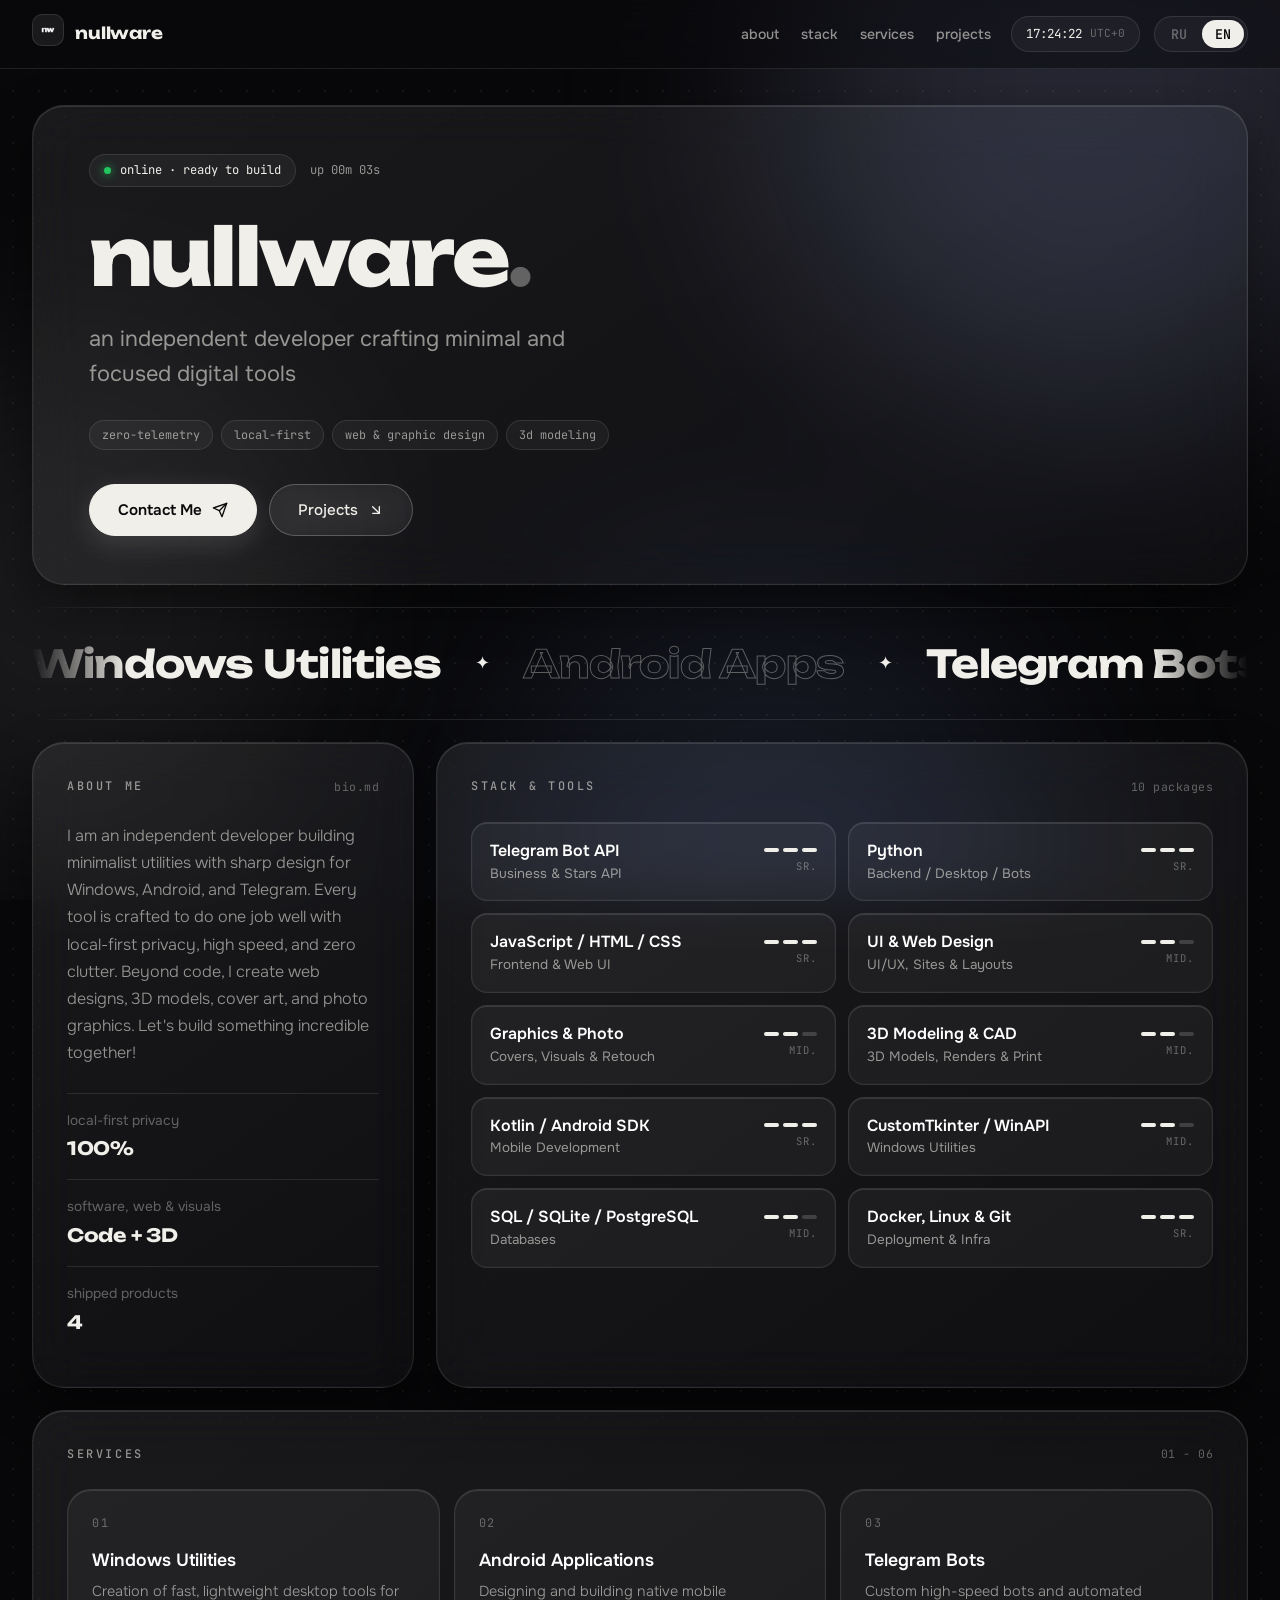
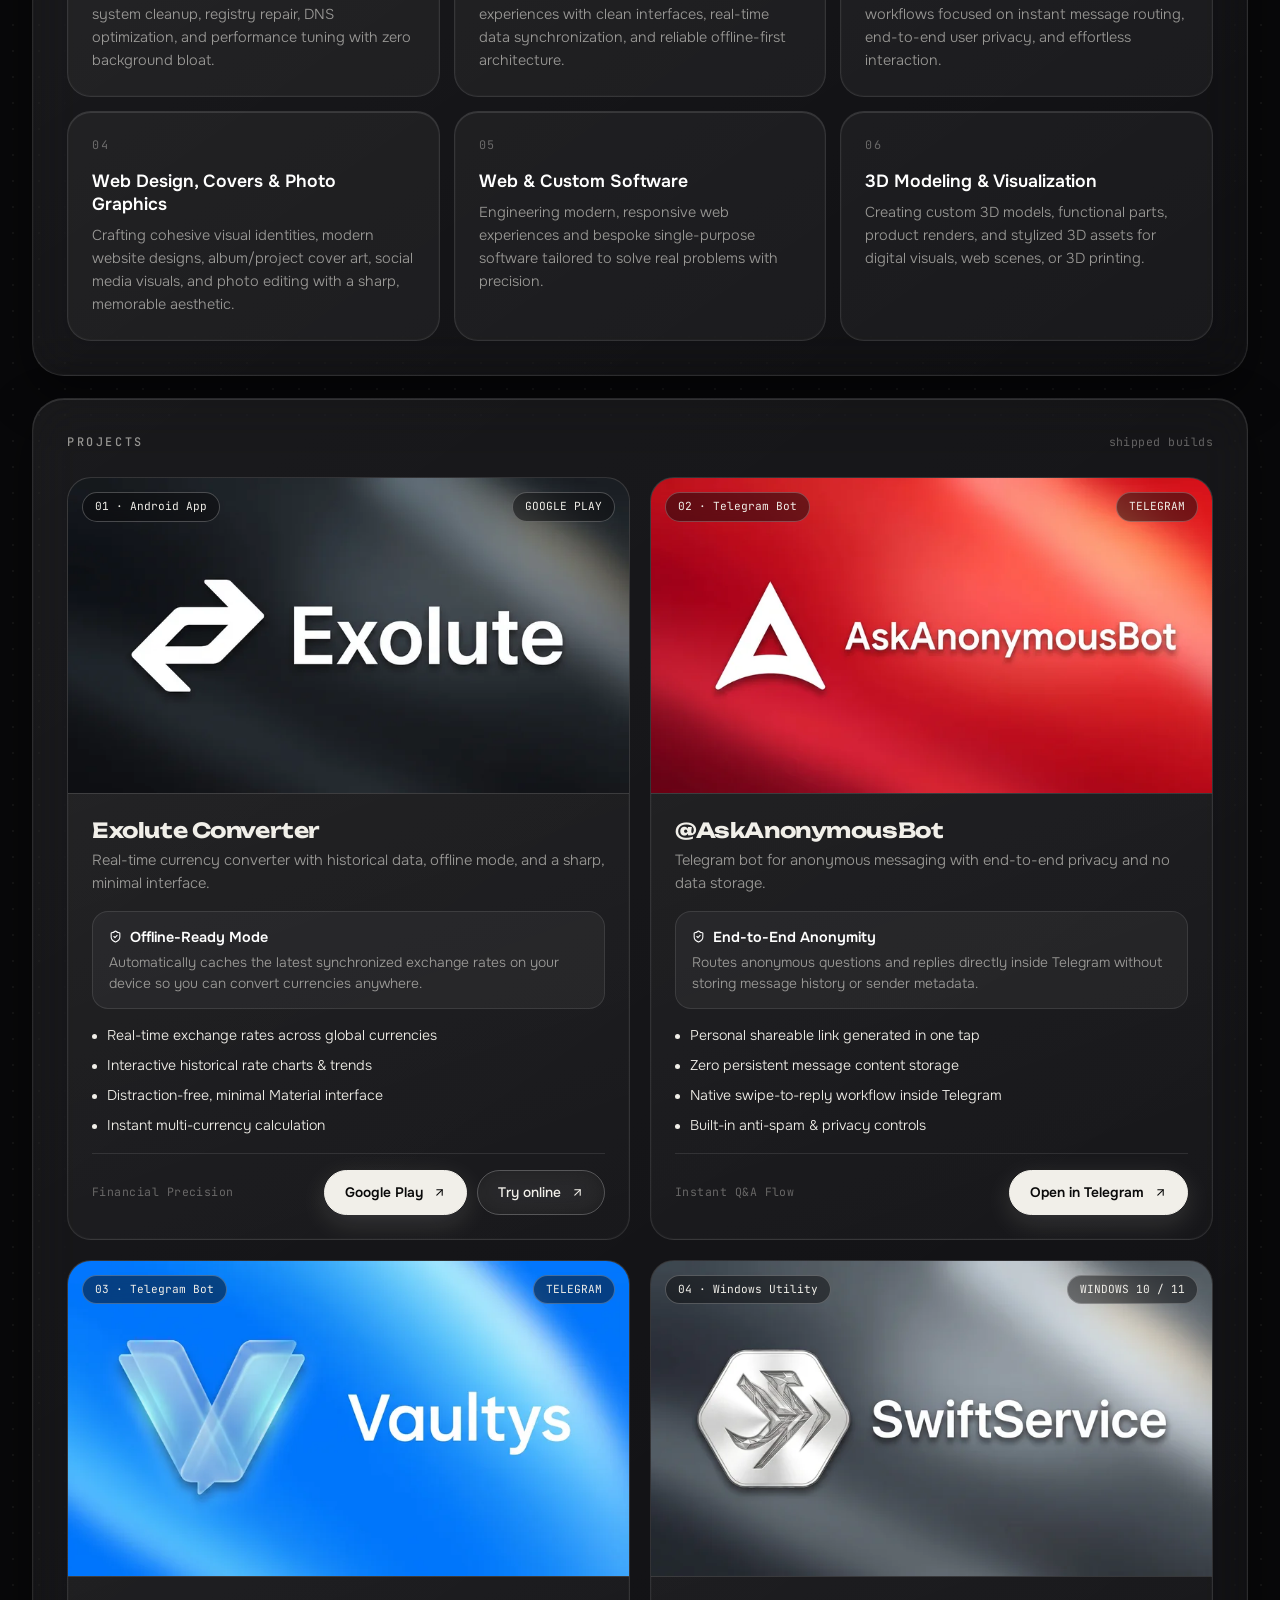
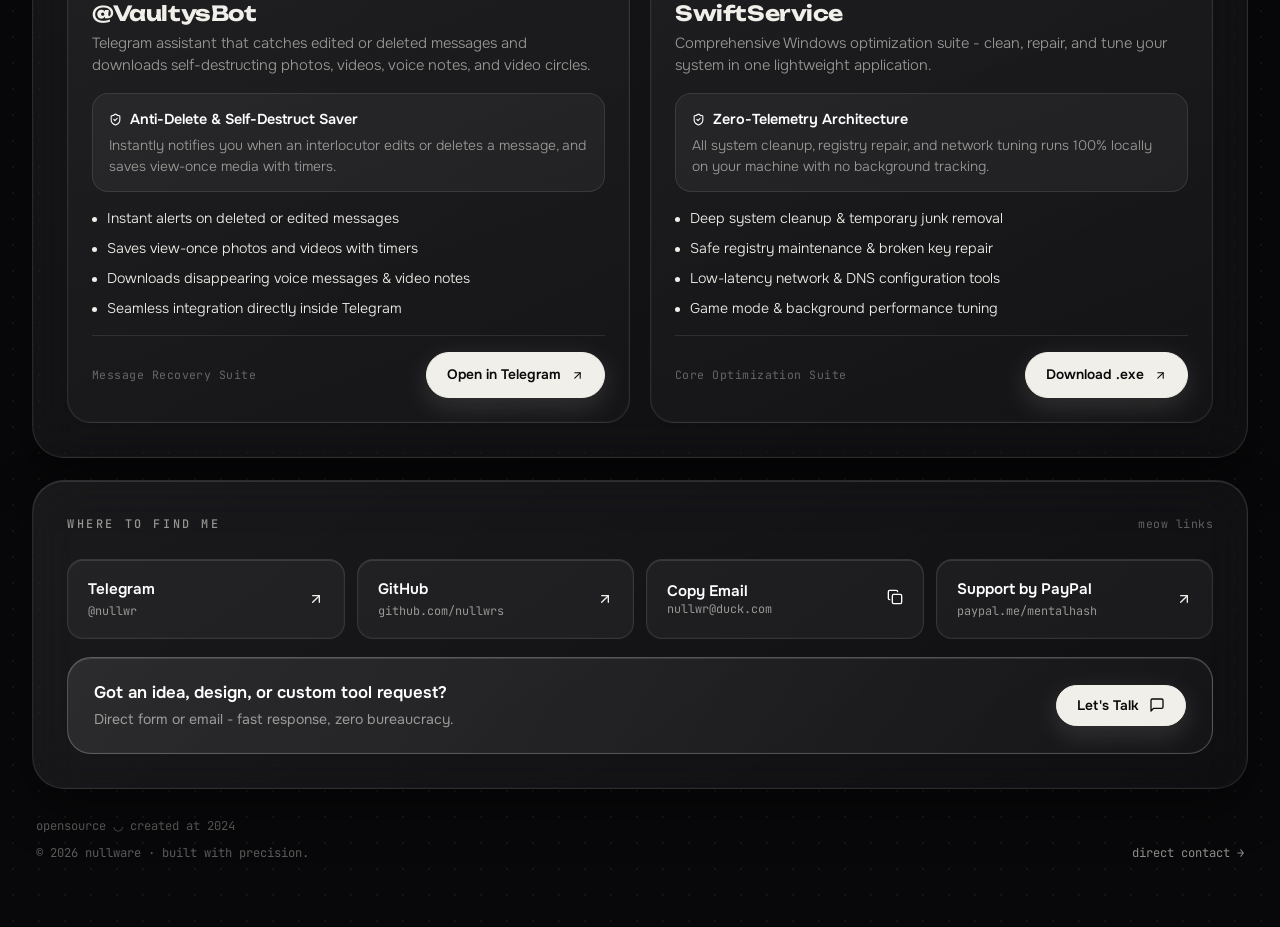
<file: index.html>
<!DOCTYPE html>
<html lang="en">
<head>
  <meta charset="UTF-8" />
  <meta name="viewport" content="width=device-width, initial-scale=1.0" />
  <title>nullware</title>
  <meta name="description" content="Independent developer & designer building minimalist utilities for Windows, Android, and Telegram, alongside web design, 3D modeling, cover art, and photo editing." />
  <meta name="theme-color" content="#0A0A0A" />

  <meta property="og:type" content="website" />
  <meta property="og:title" content="nullware" />
  <meta property="og:description" content="Independent developer & designer crafting minimal digital tools, web interfaces, 3D models, and visual graphics." />
  <meta property="og:image" content="src/logo/nobg%20logo.png" />
  <meta name="twitter:card" content="summary" />

  <link rel="icon" type="image/png" href="src/logo/nobg%20logo.png" />
  <link rel="preconnect" href="https://fonts.googleapis.com" />
  <link rel="preconnect" href="https://fonts.gstatic.com" crossorigin />
  <link href="https://fonts.googleapis.com/css2?family=Unbounded:wght@500;600;700;800&family=Onest:wght@300;400;500;600;700&family=JetBrains+Mono:wght@400;500;600&display=swap" rel="stylesheet" />

  <link rel="stylesheet" href="style.css" />
  <meta name="google-site-verification" content="1pa9FhdwKQm_BB3OlZ02bd_W0ELYXAz_PWxXoKS_qEU" />
</head>
<body>
  <div class="bg-orbs" aria-hidden="true"><span class="orb orb-1"></span><span class="orb orb-2"></span><span class="orb orb-3"></span></div>

  <header class="site-header">
    <div class="header-inner">
      <a href="#" class="brand">
        <picture>
          <source srcset="src/logo/nobg%20logo.webp" type="image/webp" />
          <img src="src/logo/nobg%20logo.png" alt="nullware logo" class="brand-logo" width="32" height="32" decoding="async" />
        </picture>
        <span class="brand-name">nullware</span>
      </a>

      <div class="header-right">
        <nav class="header-nav" aria-label="Primary Navigation">
          <button type="button" data-scroll="about" data-i18n="nav.about" class="nav-link">about</button>
          <button type="button" data-scroll="stack" data-i18n="nav.stack" class="nav-link">stack</button>
          <button type="button" data-scroll="services" data-i18n="nav.services" class="nav-link">services</button>
          <button type="button" data-scroll="projects" data-i18n="nav.projects" class="nav-link">projects</button>
        </nav>

        <div class="clock-pill" title="Local Time">
          <span id="live-clock">--:--:--</span>
          <span id="live-tz" class="clock-tz"></span>
        </div>

        <div class="lang-switch" role="group" aria-label="Language switcher">
          <button type="button" data-lang="ru" class="lang-btn">RU</button>
          <button type="button" data-lang="en" class="lang-btn active">EN</button>
        </div>
      </div>
    </div>
  </header>

  <div class="page-container">



    <main class="main-stack">
      <section class="card hero-card" data-fade>
        <div class="hero-grid">
          <div class="hero-main">
            <div class="status-bar">
              <div class="status-pill">
                <span class="status-dot"></span>
                <span data-i18n="hero.status">online · ready to build</span>
              </div>
              <span class="meta-item" title="Session Uptime">
                <span data-i18n="hero.uptime">up</span>
                <span id="live-uptime">00m 00s</span>
              </span>
            </div>

            <h1 class="hero-title">nullware<span class="accent-dot">.</span></h1>

            <p class="hero-subtitle" data-i18n="hero.subtitle">
              an independent developer crafting minimal and focused digital tools
            </p>

            <div class="hero-tags">
              <span class="mini-tag">zero-telemetry</span>
              <span class="mini-tag">local-first</span>
              <span class="mini-tag">web & graphic design</span>
              <span class="mini-tag">3d modeling</span>
            </div>

            <div class="hero-actions">
              <button type="button" data-open-contact class="btn btn-primary">
                <span data-i18n="hero.contactBtn">Contact Me</span>
                <i data-icon="send" class="icon-sm"></i>
              </button>
              <button type="button" data-scroll="projects" class="btn btn-secondary">
                <span data-i18n="hero.projectsBtn">Projects</span>
                <i data-icon="arrow-down-right" class="icon-sm"></i>
              </button>
            </div>
          </div>
        </div>
      </section>

      <section class="marquee-card" aria-label="Tech stack ticker" data-fade>
        <div class="marquee-track" id="marquee-track"></div>
      </section>

      <div class="split-grid">
      <section id="about" class="card section-card" data-fade>
        <div class="section-head">
          <h2 class="section-title">
            <span data-i18n="about.title">about me</span>
          </h2>
          <span class="section-badge">bio.md</span>
        </div>

        <p class="about-paragraph" data-i18n="about.text">
          I am an independent developer building minimalist utilities with sharp design for Windows, Android, and Telegram. Every tool is crafted to do one job well with local-first privacy, high speed, and zero clutter. Beyond code, I create web designs, 3D models, cover art, and photo graphics. Let's build something incredible together!
        </p>

        <div class="stats-grid" id="stats-grid"></div>
      </section>

      <section id="stack" class="card section-card" data-fade>
        <div class="section-head">
          <h2 class="section-title">
            <span data-i18n="stack.title">stack & tools</span>
          </h2>
          <span class="section-badge" id="stack-count">dependencies</span>
        </div>

        <div id="stack-list" class="stack-grid"></div>
      </section>

      </div>

      <section id="services" class="card section-card" data-fade>
        <div class="section-head">
          <h2 class="section-title">
            <span data-i18n="services.title">services</span>
          </h2>
          <span class="section-badge">01 - 06</span>
        </div>

        <div id="services-list" class="services-list"></div>
      </section>

      <section id="projects" class="card section-card" data-fade>
        <div class="section-head">
          <h2 class="section-title">
            <span data-i18n="projects.title">projects</span>
          </h2>
          <span class="section-badge" data-i18n="projects.badge">shipped builds</span>
        </div>

        <div id="projects-list" class="projects-list"></div>
      </section>

      <section id="links" class="card section-card" data-fade>
        <div class="section-head">
          <h2 class="section-title">
            <span data-i18n="links.title">where to find me</span>
          </h2>
          <span class="section-badge">meow links</span>
        </div>

        <div id="socials-list" class="links-grid"></div>

        <div class="contact-banner">
          <div class="contact-banner-text">
            <span class="contact-banner-title" data-i18n="links.ctaTitle">Got an idea, design, or custom tool request?</span>
            <span class="contact-banner-sub" data-i18n="links.ctaSub">Direct form or email - fast response, zero bureaucracy.</span>
          </div>
          <button type="button" data-open-contact class="btn btn-primary btn-sm">
            <span data-i18n="links.ctaBtn">Let's Talk</span>
            <i data-icon="message-square" class="icon-sm"></i>
          </button>
        </div>
      </section>
    </main>

    <footer class="site-footer" data-fade>
      <div class="footer-top">
        <span class="footer-meta">opensource ◡ created at 2024</span>
      </div>
      <div class="footer-bottom">
        <span>© 2026 nullware · built with precision.</span>
        <button type="button" data-open-contact class="footer-link" data-i18n="footer.contact">direct contact →</button>
      </div>
    </footer>
  </div>

  <div id="contact-modal" class="modal" role="dialog" aria-modal="true" aria-labelledby="modal-title">
    <div class="modal-panel">
      <div class="modal-head">
        <div>
          <span class="modal-eyebrow" data-i18n="modal.eyebrow">Direct Contact</span>
          <h3 id="modal-title" class="modal-title" data-i18n="modal.title">Let's Talk</h3>
        </div>
        <button type="button" id="modal-close" class="icon-btn" aria-label="Close modal">
          <i data-icon="x" class="icon-md"></i>
        </button>
      </div>

      <p class="modal-desc" data-i18n="modal.desc">
        Have a project in mind? Reach out directly via email or send a message below.
      </p>

      <div class="modal-quick-links">
        <a href="mailto:nullwr@duck.com" class="chip-link">
          <i data-icon="send" class="icon-xs accent-icon"></i>
          <span>nullwr@duck.com</span>
        </a>

        <button type="button" id="modal-copy-email" class="chip-link">
          <span id="modal-copy-idle" class="chip-inner">
            <i data-icon="copy" class="icon-xs"></i>
            <span data-i18n="links.copyEmail">Copy Email</span>
          </span>
          <span id="modal-copy-done" class="chip-inner hidden">
            <i data-icon="check" class="icon-xs text-success"></i>
            <span data-i18n="links.copied">Copied</span>
          </span>
        </button>

        <a href="https://t.me/nullwr" target="_blank" rel="noopener noreferrer" class="chip-link">
          <span>Telegram</span>
          <i data-icon="arrow-up-right" class="icon-xs"></i>
        </a>

        <a href="https://www.paypal.com/paypalme/mentalhash" target="_blank" rel="noopener noreferrer" class="chip-link chip-support">
          <i data-icon="heart" class="icon-xs text-orange"></i>
          <span data-i18n="links.support">Support</span>
        </a>
      </div>

      <form id="contact-form" action="https://formsubmit.co/nullwr@duck.com" method="POST" class="contact-form">
        <input type="hidden" name="_captcha" value="false" />
        <input type="hidden" name="_subject" value="New message from nullwrs.github.io" />

        <div class="form-row">
          <input type="text" name="name" required maxlength="100" data-i18n-placeholder="modal.namePlaceholder" placeholder="Your name" class="form-input" />
          <input type="email" name="email" required maxlength="150" data-i18n-placeholder="modal.emailPlaceholder" placeholder="Your email" class="form-input" />
        </div>

        <textarea name="message" required maxlength="4000" rows="4" data-i18n-placeholder="modal.msgPlaceholder" placeholder="Tell me about your idea..." class="form-input form-textarea"></textarea>

        <p id="form-status" class="form-status hidden"></p>

        <div class="form-actions">
          <button type="submit" id="form-submit" class="btn btn-primary">
            <span id="form-submit-text" data-i18n="modal.sendBtn">Send Message</span>
            <i data-icon="send" class="icon-sm"></i>
          </button>
        </div>
      </form>
    </div>
  </div>

  <script src="script.js"></script>
</body>
</html>
</file>
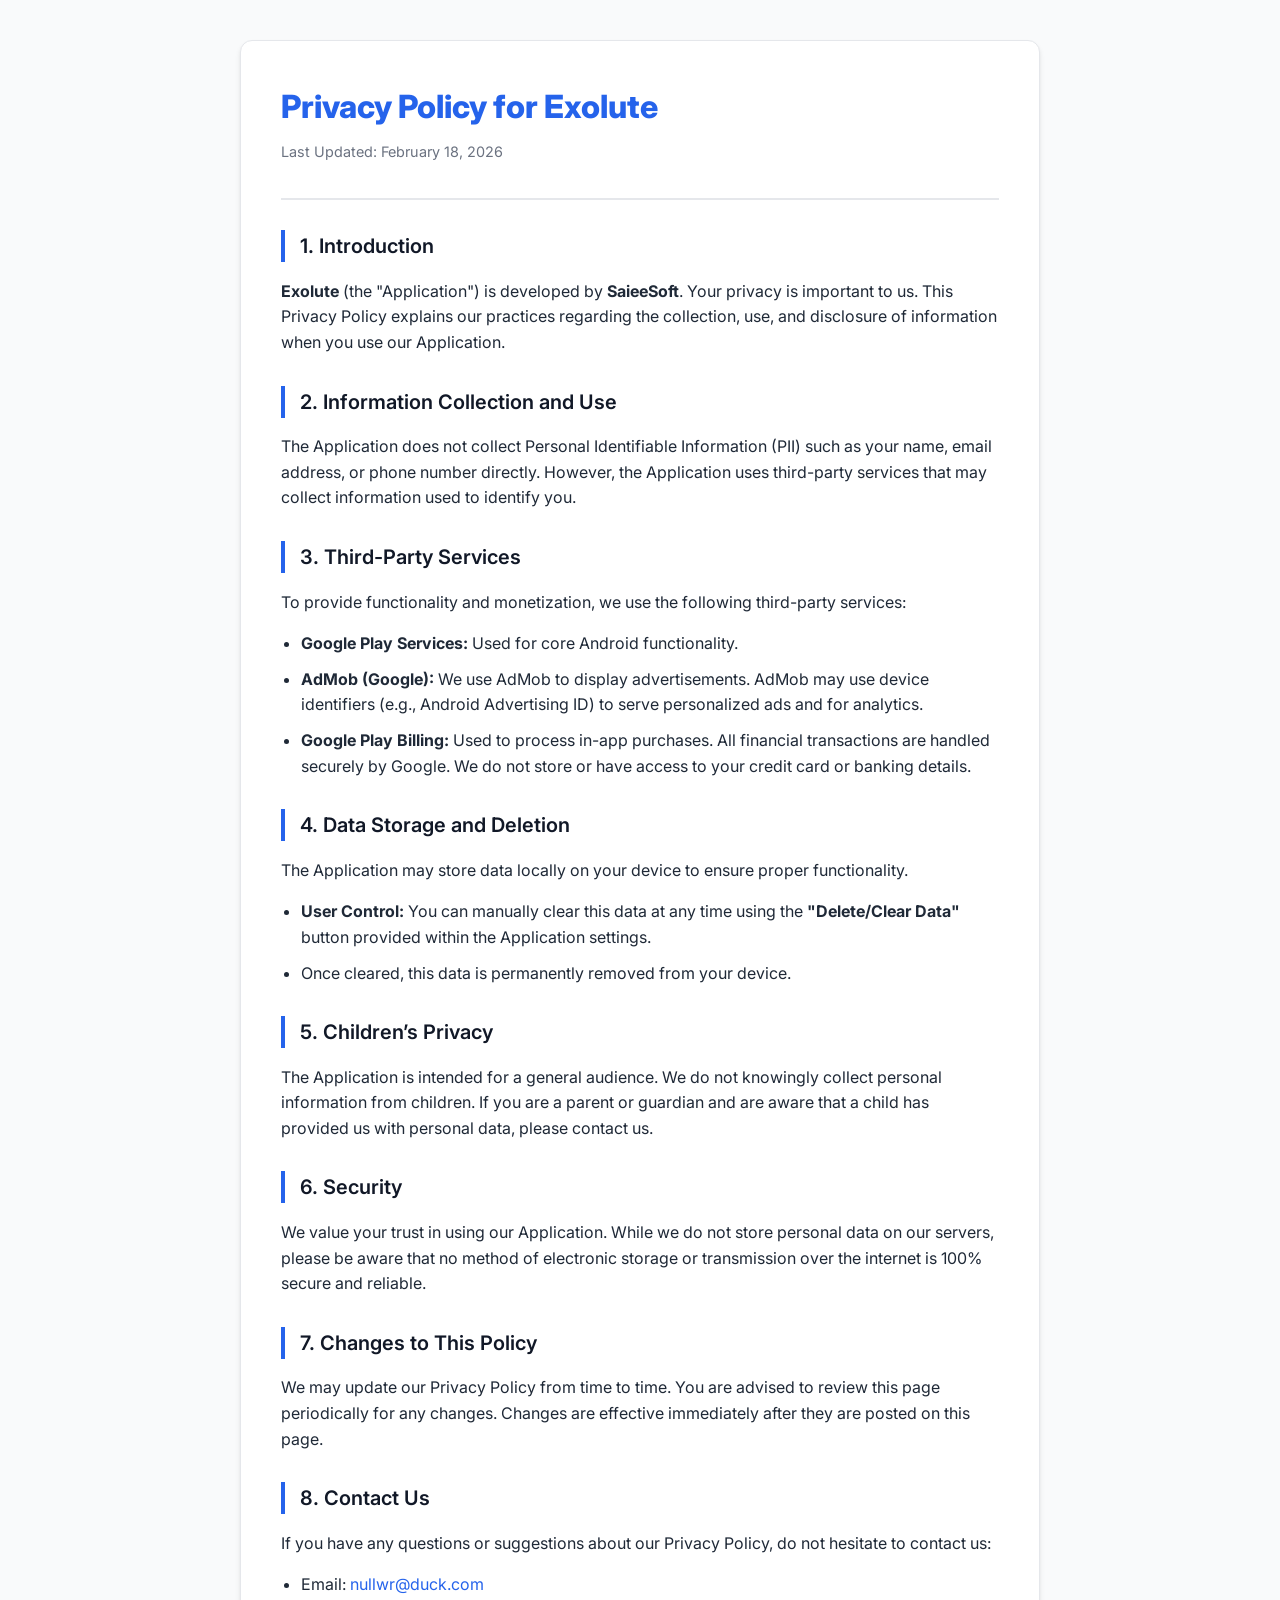
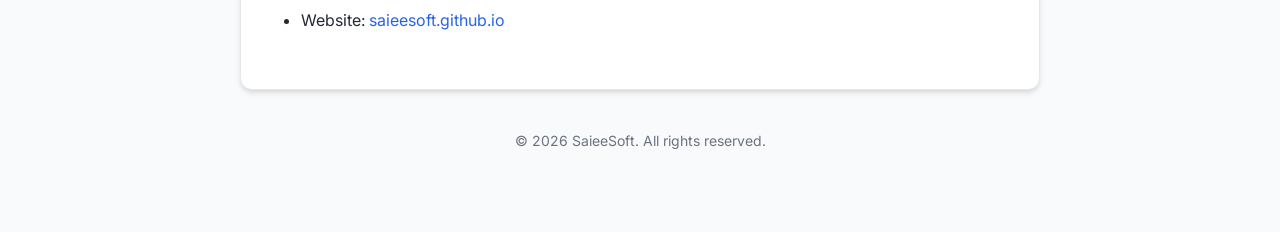
<file: exolute-privacy-policy.html>
<!DOCTYPE html>
<html lang="en">
<head>
    <meta charset="UTF-8">
    <meta name="viewport" content="width=device-width, initial-scale=1.0">
    <title>Privacy Policy - Exolute</title>
    <link rel="preconnect" href="https://fonts.googleapis.com">
    <link rel="preconnect" href="https://fonts.gstatic.com" crossorigin>
    <link href="https://fonts.googleapis.com/css2?family=Inter:wght@400;600;800&display=swap" rel="stylesheet">
    <style>
        :root {
            --primary-color: #2563eb;
            --text-color: #1f2937;
            --bg-color: #f9fafb;
            --card-bg: #ffffff;
            --border-color: #e5e7eb;
        }

        body {
            font-family: 'Inter', sans-serif;
            line-height: 1.6;
            color: var(--text-color);
            background-color: var(--bg-color);
            margin: 0;
            padding: 0;
        }

        .container {
            max-width: 800px;
            margin: 40px auto;
            padding: 0 20px;
        }

        .policy-card {
            background: var(--card-bg);
            padding: 40px;
            border-radius: 12px;
            box-shadow: 0 4px 6px -1px rgba(0, 0, 0, 0.1), 0 2px 4px -1px rgba(0, 0, 0, 0.06);
            border: 1px solid var(--border-color);
        }

        header {
            border-bottom: 2px solid var(--border-color);
            padding-bottom: 20px;
            margin-bottom: 30px;
        }

        h1 {
            font-size: 2rem;
            font-weight: 800;
            color: var(--primary-color);
            margin: 0;
        }

        .last-updated {
            font-size: 0.9rem;
            color: #6b7280;
            margin-top: 8px;
        }

        h2 {
            font-size: 1.25rem;
            font-weight: 600;
            margin-top: 30px;
            color: #111827;
            border-left: 4px solid var(--primary-color);
            padding-left: 15px;
        }

        p, ul {
            margin-bottom: 15px;
        }

        ul {
            padding-left: 20px;
        }

        li {
            margin-bottom: 10px;
        }

        a {
            color: var(--primary-color);
            text-decoration: none;
            transition: opacity 0.2s;
        }

        a:hover {
            text-decoration: underline;
            opacity: 0.8;
        }

        footer {
            text-align: center;
            margin-top: 40px;
            padding-bottom: 40px;
            font-size: 0.875rem;
            color: #6b7280;
        }

        @media (max-width: 640px) {
            .policy-card {
                padding: 20px;
            }
            h1 {
                font-size: 1.5rem;
            }
        }
    </style>
</head>
<body>

<div class="container">
    <div class="policy-card">
        <header>
            <h1>Privacy Policy for Exolute</h1>
            <p class="last-updated">Last Updated: February 18, 2026</p>
        </header>

        <section>
            <h2>1. Introduction</h2>
            <p><strong>Exolute</strong> (the "Application") is developed by <strong>SaieeSoft</strong>. Your privacy is important to us. This Privacy Policy explains our practices regarding the collection, use, and disclosure of information when you use our Application.</p>
        </section>

        <section>
            <h2>2. Information Collection and Use</h2>
            <p>The Application does not collect Personal Identifiable Information (PII) such as your name, email address, or phone number directly. However, the Application uses third-party services that may collect information used to identify you.</p>
        </section>

        <section>
            <h2>3. Third-Party Services</h2>
            <p>To provide functionality and monetization, we use the following third-party services:</p>
            <ul>
                <li><strong>Google Play Services:</strong> Used for core Android functionality.</li>
                <li><strong>AdMob (Google):</strong> We use AdMob to display advertisements. AdMob may use device identifiers (e.g., Android Advertising ID) to serve personalized ads and for analytics.</li>
                <li><strong>Google Play Billing:</strong> Used to process in-app purchases. All financial transactions are handled securely by Google. We do not store or have access to your credit card or banking details.</li>
            </ul>
        </section>

        <section>
            <h2>4. Data Storage and Deletion</h2>
            <p>The Application may store data locally on your device to ensure proper functionality.</p>
            <ul>
                <li><strong>User Control:</strong> You can manually clear this data at any time using the <strong>"Delete/Clear Data"</strong> button provided within the Application settings.</li>
                <li>Once cleared, this data is permanently removed from your device.</li>
            </ul>
        </section>

        <section>
            <h2>5. Children’s Privacy</h2>
            <p>The Application is intended for a general audience. We do not knowingly collect personal information from children. If you are a parent or guardian and are aware that a child has provided us with personal data, please contact us.</p>
        </section>

        <section>
            <h2>6. Security</h2>
            <p>We value your trust in using our Application. While we do not store personal data on our servers, please be aware that no method of electronic storage or transmission over the internet is 100% secure and reliable.</p>
        </section>

        <section>
            <h2>7. Changes to This Policy</h2>
            <p>We may update our Privacy Policy from time to time. You are advised to review this page periodically for any changes. Changes are effective immediately after they are posted on this page.</p>
        </section>

        <section>
            <h2>8. Contact Us</h2>
            <p>If you have any questions or suggestions about our Privacy Policy, do not hesitate to contact us:</p>
            <ul>
                <li>Email: <a href="mailto:nullwr@duck.com">nullwr@duck.com</a></li>
                <li>Website: <a href="https://saieesoft.github.io/" target="_blank">saieesoft.github.io</a></li>
            </ul>
        </section>
    </div>

    <footer>
        &copy; 2026 SaieeSoft. All rights reserved.
    </footer>
</div>

</body>
</html>
</file>
<file: style.css>
/* ============ nullware — glass / wide ============ */
:root {
  --bg: #08080a;
  --text: #f1efe9;
  --text-muted: rgba(241, 239, 233, 0.58);
  --text-dim: rgba(241, 239, 233, 0.36);

  --accent-green: #22c55e;
  --cream: #f1efe9;

  --glass: rgba(255, 255, 255, 0.045);
  --glass-strong: rgba(255, 255, 255, 0.075);
  --glass-border: rgba(255, 255, 255, 0.10);
  --glass-border-hover: rgba(255, 255, 255, 0.24);
  --glass-shine: inset 0 1px 0 rgba(255, 255, 255, 0.10), inset 0 0 0 1px rgba(255, 255, 255, 0.02);
  --glass-shadow: 0 18px 50px rgba(0, 0, 0, 0.45);
  --blur: blur(26px) saturate(150%);

  --radius-xl: 32px;
  --radius-lg: 24px;
  --radius-md: 16px;
  --radius-sm: 10px;
  --radius-pill: 999px;

  --font-display: 'Unbounded', 'Onest', system-ui, sans-serif;
  --font-sans: 'Onest', -apple-system, BlinkMacSystemFont, 'Segoe UI', sans-serif;
  --font-mono: 'JetBrains Mono', ui-monospace, monospace;

  --container-width: 1240px;
  --gutter: 32px;
  --transition: 0.25s cubic-bezier(0.25, 0.1, 0.25, 1);
}

*, *::before, *::after { box-sizing: border-box; margin: 0; padding: 0; }

html {
  background: var(--bg);
  color: var(--text);
  font-family: var(--font-sans);
  scroll-behavior: smooth;
  scroll-padding-top: 90px;
  -webkit-font-smoothing: antialiased;
  -moz-osx-font-smoothing: grayscale;
  overflow-x: hidden;
}

body {
  min-height: 100vh;
  background-color: var(--bg);
  background-image: radial-gradient(rgba(255, 255, 255, 0.05) 1px, transparent 1px);
  background-size: 26px 26px;
  overflow-x: hidden;
  position: relative;
  line-height: 1.55;
  -webkit-tap-highlight-color: transparent;
}

a { color: inherit; text-decoration: none; }
button { font-family: inherit; color: inherit; background: none; border: none; cursor: pointer; }
a, button { touch-action: manipulation; -webkit-tap-highlight-color: transparent; }
ul { list-style: none; }
.hidden { display: none !important; }

/* ---------- background orbs (give the glass something to blur) ---------- */
.bg-orbs {
  position: fixed;
  inset: 0;
  pointer-events: none;
  z-index: 0;
  overflow: hidden;
  contain: strict;
  transform: translateZ(0);
}
.orb {
  position: absolute;
  border-radius: 50%;
  filter: blur(110px);
  transform: translateZ(0);
}
.orb-1 { width: 620px; height: 620px; top: -220px; right: -120px; background: rgba(190, 200, 255, 0.16); }
.orb-2 { width: 520px; height: 520px; top: 38%; left: -200px; background: rgba(255, 255, 255, 0.07); }
.orb-3 { width: 560px; height: 560px; bottom: -240px; right: 18%; background: rgba(150, 175, 255, 0.10); }

/* ---------- glass primitive ---------- */
.card {
  background: linear-gradient(145deg, rgba(255,255,255,0.075), rgba(255,255,255,0.03));
  border: 1px solid var(--glass-border);
  border-radius: var(--radius-xl);
  backdrop-filter: var(--blur);
  -webkit-backdrop-filter: var(--blur);
  box-shadow: var(--glass-shine), var(--glass-shadow);
}

.page-container {
  position: relative;
  z-index: 1;
  width: 100%;
  max-width: calc(var(--container-width) + var(--gutter) * 2);
  margin: 0 auto;
  padding: 36px var(--gutter) 64px;
}

.main-stack { display: flex; flex-direction: column; gap: 22px; }

/* ---------- header ---------- */
.site-header {
  position: sticky;
  top: 0;
  z-index: 50;
  background: rgba(10, 10, 12, 0.55);
  backdrop-filter: blur(22px) saturate(160%);
  -webkit-backdrop-filter: blur(22px) saturate(160%);
  border-bottom: 1px solid var(--glass-border);
  transform: translateZ(0);
}

.header-inner {
  max-width: calc(var(--container-width) + var(--gutter) * 2);
  margin: 0 auto;
  padding: 14px var(--gutter);
  display: flex;
  align-items: center;
  justify-content: space-between;
  gap: 16px;
}

.brand { display: inline-flex; align-items: center; gap: 11px; }

.brand-logo {
  width: 32px; height: 32px;
  border-radius: 10px;
  object-fit: contain;
  background: var(--glass-strong);
  border: 1px solid var(--glass-border);
  padding: 3px;
}

.brand-name {
  font-family: var(--font-display);
  font-weight: 700;
  font-size: 1.02rem;
  letter-spacing: -0.01em;
  color: var(--cream);
}

.header-right { display: flex; align-items: center; gap: 14px; }
.header-nav { display: flex; align-items: center; gap: 22px; margin-right: 6px; }

.nav-link {
  font-family: var(--font-sans);
  font-size: 0.88rem;
  font-weight: 500;
  color: var(--text-muted);
  transition: color var(--transition);
}

.clock-pill {
  display: inline-flex; align-items: center; gap: 8px;
  padding: 7px 14px;
  border-radius: var(--radius-pill);
  background: var(--glass);
  border: 1px solid var(--glass-border);
  font-family: var(--font-mono);
  font-size: 0.78rem;
  color: var(--text);
}
.clock-tz { color: var(--text-dim); font-size: 0.7rem; }

.lang-switch {
  display: inline-flex; align-items: center; gap: 2px;
  background: var(--glass);
  border: 1px solid var(--glass-border);
  border-radius: var(--radius-pill);
  padding: 3px;
  font-family: var(--font-mono);
  font-size: 0.72rem;
}
.lang-btn {
  color: var(--text-dim);
  font-weight: 600;
  padding: 5px 13px;
  border-radius: var(--radius-pill);
  transition: color var(--transition), background var(--transition);
}
.lang-btn.active { color: #0a0a0a; background: var(--cream); }

/* ---------- hero ---------- */
.hero-card { padding: 48px 56px; position: relative; overflow: hidden; }

.hero-grid { display: block; }

.status-bar {
  display: flex; flex-wrap: wrap; align-items: center; gap: 14px;
  margin-bottom: 30px;
  font-family: var(--font-mono);
  font-size: 0.76rem;
  color: var(--text-muted);
}

.status-pill {
  display: inline-flex; align-items: center; gap: 9px;
  padding: 6px 14px;
  border-radius: var(--radius-pill);
  background: var(--glass);
  border: 1px solid var(--glass-border);
  color: var(--text);
}
.status-dot {
  width: 7px; height: 7px; border-radius: 50%;
  background: var(--accent-green);
  box-shadow: 0 0 10px var(--accent-green);
  animation: pulse 2s infinite;
  will-change: transform, opacity;
}
@keyframes pulse { 0%,100% { opacity: 1; transform: scale(1); } 50% { opacity: .45; transform: scale(.9); } }

.hero-title {
  font-family: var(--font-display);
  font-size: clamp(2.3rem, 6.2vw, 5.6rem);
  font-weight: 800;
  line-height: 1;
  letter-spacing: -0.035em;
  color: var(--cream);
  margin-bottom: 26px;
  overflow-wrap: anywhere;
}
.accent-dot { color: var(--text-dim); }

.hero-subtitle {
  font-size: clamp(1.05rem, 1.7vw, 1.4rem);
  font-weight: 400;
  line-height: 1.6;
  color: var(--text-muted);
  max-width: 34ch;
  margin-bottom: 28px;
}

.hero-tags { display: flex; flex-wrap: wrap; gap: 8px; margin-bottom: 34px; }
.mini-tag {
  font-family: var(--font-mono);
  font-size: 0.74rem;
  color: var(--text-muted);
  background: var(--glass);
  border: 1px solid var(--glass-border);
  padding: 5px 12px;
  border-radius: var(--radius-pill);
}

.hero-actions { display: flex; flex-wrap: wrap; gap: 12px; }

/* ---------- buttons ---------- */
.btn {
  display: inline-flex; align-items: center; justify-content: center; gap: 10px;
  font-family: var(--font-sans);
  font-size: 0.95rem; font-weight: 500;
  padding: 15px 28px;
  border-radius: var(--radius-pill);
  transition: transform var(--transition), box-shadow var(--transition), background var(--transition), border-color var(--transition);
  user-select: none;
}
.btn:active { transform: scale(0.97); }

.btn-primary {
  background: var(--cream);
  color: #0a0a0a;
  font-weight: 600;
  border: 1px solid var(--cream);
  box-shadow: 0 8px 28px rgba(241, 239, 233, 0.14);
}

.btn-secondary {
  background: var(--glass);
  color: var(--text);
  border: 1px solid var(--glass-border-hover);
  backdrop-filter: blur(14px);
  -webkit-backdrop-filter: blur(14px);
}

.btn-sm { padding: 11px 20px; font-size: 0.86rem; }

/* ---------- marquee ---------- */
.marquee-card {
  position: relative;
  overflow: hidden;
  padding: 26px 0;
  border-top: 1px solid var(--glass-border);
  border-bottom: 1px solid var(--glass-border);
  -webkit-mask-image: linear-gradient(90deg, transparent, #000 8%, #000 92%, transparent);
  mask-image: linear-gradient(90deg, transparent, #000 8%, #000 92%, transparent);
}
.marquee-track {
  display: flex;
  width: max-content;
  animation: marquee 40s linear infinite;
  will-change: transform;
  transform: translate3d(0, 0, 0);
}

.marquee-item {
  display: inline-flex; align-items: center; gap: 34px;
  padding-right: 34px;
  font-family: var(--font-display);
  font-weight: 700;
  font-size: clamp(1.5rem, 3vw, 2.7rem);
  letter-spacing: -0.02em;
  white-space: nowrap;
}
.mq-solid { color: var(--cream); }
.mq-outline { color: transparent; -webkit-text-stroke: 1px rgba(241, 239, 233, 0.34); }
.marquee-sep { font-family: var(--font-sans); font-size: 1.1rem; color: var(--cream); font-weight: 400; }
@keyframes marquee { to { transform: translateX(-50%); } }

/* ---------- sections ---------- */
.section-card { padding: 34px; transition: border-color var(--transition); }

.split-grid {
  display: grid;
  grid-template-columns: minmax(300px, 0.8fr) minmax(0, 1.7fr);
  gap: 22px;
  align-items: stretch;
}

.section-head {
  display: flex; align-items: center; justify-content: space-between; gap: 10px;
  margin-bottom: 26px;
}
.section-title {
  font-family: var(--font-mono);
  font-size: 0.74rem;
  font-weight: 500;
  letter-spacing: 0.22em;
  text-transform: uppercase;
  color: var(--text-muted);
}
.section-badge {
  font-family: var(--font-mono);
  font-size: 0.72rem;
  color: var(--text-dim);
  letter-spacing: 0.04em;
}

/* about */
.about-paragraph {
  font-size: 1rem;
  font-weight: 300;
  line-height: 1.7;
  color: var(--text-muted);
  margin-bottom: 26px;
}
.stats-grid { display: flex; flex-direction: column; }
.stat-box {
  display: flex; flex-direction: column-reverse; gap: 4px;
  padding: 16px 0;
  border-top: 1px solid var(--glass-border);
}
.stat-value {
  font-family: var(--font-display);
  font-size: 1.15rem;
  font-weight: 700;
  letter-spacing: -0.02em;
  color: var(--cream);
}
.stat-label { font-size: 0.86rem; color: var(--text-dim); }

/* stack */
.stack-grid { display: grid; grid-template-columns: repeat(2, minmax(0, 1fr)); gap: 12px; }
.stack-item {
  background: var(--glass);
  border: 1px solid var(--glass-border);
  box-shadow: var(--glass-shine);
  border-radius: var(--radius-md);
  padding: 16px 18px;
  display: flex; align-items: center; justify-content: space-between; gap: 12px;
  transition: border-color var(--transition), background var(--transition), transform var(--transition);
}
.stack-left { display: flex; flex-direction: column; min-width: 0; }
.stack-name { font-size: 1rem; font-weight: 600; color: #fff; }
.stack-cat { font-size: 0.84rem; color: var(--text-muted); }

.stack-level { display: flex; flex-direction: column; align-items: flex-end; gap: 6px; flex-shrink: 0; }
.lvl-dashes { display: inline-flex; gap: 4px; }
.lvl-dash { width: 15px; height: 4px; border-radius: 4px; background: rgba(255,255,255,0.16); }
.lvl-dash.on { background: var(--cream); }
.lvl-label { font-family: var(--font-mono); font-size: 0.66rem; letter-spacing: 0.1em; text-transform: uppercase; color: var(--text-dim); }

/* services */
.services-list { display: grid; grid-template-columns: repeat(3, minmax(0, 1fr)); gap: 14px; }
.service-item {
  background: var(--glass);
  border: 1px solid var(--glass-border);
  box-shadow: var(--glass-shine);
  border-radius: var(--radius-lg);
  padding: 24px;
  display: flex; flex-direction: column; gap: 16px;
  transition: border-color var(--transition), background var(--transition), transform var(--transition);
}
.service-num { font-family: var(--font-mono); font-size: 0.74rem; letter-spacing: 0.14em; color: var(--text-dim); }
.service-body { display: flex; flex-direction: column; gap: 8px; }
.service-title { font-size: 1.1rem; font-weight: 600; line-height: 1.3; color: #fff; }
.service-desc { font-size: 0.9rem; font-weight: 300; line-height: 1.6; color: var(--text-muted); }

/* projects */
.projects-list { display: grid; grid-template-columns: repeat(2, minmax(0, 1fr)); gap: 20px; }
.project-card {
  background: linear-gradient(160deg, rgba(255,255,255,0.06), rgba(255,255,255,0.02));
  border: 1px solid var(--glass-border);
  box-shadow: var(--glass-shine);
  border-radius: var(--radius-lg);
  overflow: hidden;
  display: flex; flex-direction: column;
  transition: border-color var(--transition), transform var(--transition);
}

.project-media {
  position: relative; width: 100%; aspect-ratio: 16 / 9;
  background: rgba(255,255,255,0.03);
  overflow: hidden;
  border-bottom: 1px solid var(--glass-border);
}
.project-picture { display: block; width: 100%; height: 100%; }
.project-img { width: 100%; height: 100%; object-fit: cover; display: block; transition: transform 0.5s cubic-bezier(0.25,0.1,0.25,1), opacity 0.3s ease; }

.project-placeholder {
  position: absolute; inset: 0;
  display: flex; flex-direction: column; align-items: center; justify-content: center; gap: 8px;
  padding: 20px; text-align: center;
  background:
    radial-gradient(circle at 80% 20%, rgba(255,255,255,0.10), transparent 55%),
    radial-gradient(circle at 20% 80%, rgba(180,195,255,0.08), transparent 55%);
}
.placeholder-icon-wrap {
  width: 52px; height: 52px; border-radius: 16px;
  background: var(--glass-strong); border: 1px solid var(--glass-border);
  display: flex; align-items: center; justify-content: center; color: #fff;
}
.placeholder-title { font-family: var(--font-display); font-weight: 700; font-size: 0.9rem; letter-spacing: 0.02em; color: #fff; }
.placeholder-sub { font-family: var(--font-mono); font-size: 0.7rem; color: var(--text-dim); }

.project-badges-overlay {
  position: absolute; top: 14px; left: 14px; right: 14px;
  display: flex; align-items: center; justify-content: space-between; gap: 8px;
  pointer-events: none; z-index: 2;
}
.badge-pill {
  font-family: var(--font-mono); font-size: 0.7rem;
  padding: 5px 12px; border-radius: var(--radius-pill);
  background: rgba(10,10,12,0.5);
  border: 1px solid var(--glass-border-hover);
  color: var(--text);
  backdrop-filter: blur(12px); -webkit-backdrop-filter: blur(12px);
}

.gallery-controls { position: absolute; bottom: 12px; right: 14px; display: flex; gap: 6px; z-index: 3; }
.gallery-btn {
  width: 32px; height: 32px; border-radius: 50%;
  background: rgba(10,10,12,0.55);
  border: 1px solid var(--glass-border-hover);
  backdrop-filter: blur(10px); -webkit-backdrop-filter: blur(10px);
  color: #fff; display: inline-flex; align-items: center; justify-content: center;
  transition: background var(--transition), color var(--transition);
}

.project-content { padding: 24px; display: flex; flex-direction: column; gap: 16px; flex: 1; }
.project-name { font-family: var(--font-display); font-size: 1.3rem; font-weight: 700; letter-spacing: -0.02em; line-height: 1.2; color: var(--cream); margin-bottom: 6px; }
.project-sub { font-size: 0.92rem; font-weight: 300; line-height: 1.55; color: var(--text-muted); }

.project-highlight {
  background: var(--glass);
  border: 1px solid var(--glass-border);
  border-radius: var(--radius-md);
  padding: 14px 16px;
}
.project-highlight-title { font-size: 0.9rem; font-weight: 600; color: #fff; margin-bottom: 4px; display: flex; align-items: center; gap: 8px; }
.project-highlight-desc { font-size: 0.86rem; font-weight: 300; line-height: 1.55; color: var(--text-muted); }

.project-features { display: grid; grid-template-columns: 1fr; gap: 8px; }
.project-feature-item { display: flex; align-items: flex-start; gap: 10px; font-size: 0.88rem; font-weight: 300; color: var(--text); }
.feature-dot { width: 5px; height: 5px; border-radius: 50%; background: var(--cream); margin-top: 9px; flex-shrink: 0; }

.project-actions { display: flex; flex-wrap: wrap; gap: 10px; max-width: 100%; }
.project-actions .btn { white-space: nowrap; }
.project-online { background: transparent; }

.project-footer {
  display: flex; flex-wrap: wrap; align-items: center; justify-content: space-between; gap: 12px;
  padding-top: 16px; margin-top: auto;
  border-top: 1px solid var(--glass-border);
}
.project-meta-tag { font-family: var(--font-mono); font-size: 0.72rem; letter-spacing: 0.04em; color: var(--text-dim); }

/* links */
.links-grid { display: grid; grid-template-columns: repeat(4, minmax(0, 1fr)); gap: 12px; margin-bottom: 18px; }
.social-card {
  background: var(--glass);
  border: 1px solid var(--glass-border);
  box-shadow: var(--glass-shine);
  border-radius: var(--radius-md);
  padding: 18px 20px;
  display: flex; align-items: center; justify-content: space-between; gap: 12px;
  text-align: left; width: 100%;
  transition: border-color var(--transition), background var(--transition), transform var(--transition);
}
.social-info { display: flex; flex-direction: column; min-width: 0; }
.social-label { font-size: 0.95rem; font-weight: 600; color: #fff; }
.social-handle { font-family: var(--font-mono); font-size: 0.74rem; color: var(--text-muted); white-space: nowrap; overflow: hidden; text-overflow: ellipsis; }

.contact-banner {
  background: linear-gradient(120deg, rgba(255,255,255,0.09), rgba(255,255,255,0.025));
  border: 1px solid var(--glass-border-hover);
  box-shadow: var(--glass-shine);
  border-radius: var(--radius-lg);
  padding: 22px 26px;
  display: flex; flex-wrap: wrap; align-items: center; justify-content: space-between; gap: 16px;
}
.contact-banner-text { display: flex; flex-direction: column; gap: 3px; }
.contact-banner-title { font-size: 1.05rem; font-weight: 600; color: #fff; }
.contact-banner-sub { font-size: 0.88rem; color: var(--text-muted); }

/* footer */
.site-footer {
  padding: 28px 4px 0;
  display: flex; flex-direction: column; gap: 8px;
  font-family: var(--font-mono); font-size: 0.76rem; color: var(--text-dim);
}
.footer-top, .footer-bottom { display: flex; align-items: center; justify-content: space-between; flex-wrap: wrap; gap: 8px; }
.footer-link { font-family: var(--font-mono); font-size: 0.76rem; color: var(--text-muted); transition: color var(--transition); }

/* ---------- modal ---------- */
.modal {
  position: fixed; inset: 0; z-index: 100;
  background: rgba(5,5,7,0.6);
  backdrop-filter: blur(16px); -webkit-backdrop-filter: blur(16px);
  display: flex; align-items: center; justify-content: center;
  padding: 16px;
  opacity: 0; pointer-events: none;
  transition: opacity 0.25s ease;
}
.modal.open { opacity: 1; pointer-events: auto; }

.modal-panel {
  width: 100%; max-width: 580px; max-height: 92vh; overflow-y: auto;
  background: linear-gradient(145deg, rgba(255,255,255,0.11), rgba(255,255,255,0.04));
  border: 1px solid rgba(255,255,255,0.16);
  border-radius: var(--radius-xl);
  padding: 32px;
  backdrop-filter: var(--blur); -webkit-backdrop-filter: var(--blur);
  box-shadow: var(--glass-shine), 0 30px 80px rgba(0,0,0,0.7);
  transform: scale(0.95) translateY(14px); opacity: 0;
  transition: transform 0.25s ease, opacity 0.25s ease;
}
.modal.open .modal-panel { transform: none; opacity: 1; }

.modal-head { display: flex; align-items: flex-start; justify-content: space-between; gap: 12px; margin-bottom: 12px; }
.modal-eyebrow { font-family: var(--font-mono); font-size: 0.72rem; color: var(--text-muted); text-transform: uppercase; letter-spacing: 0.2em; }
.modal-title { font-family: var(--font-display); font-size: 1.7rem; font-weight: 800; letter-spacing: -0.03em; line-height: 1.15; color: var(--cream); margin-top: 4px; }

.icon-btn {
  width: 38px; height: 38px; border-radius: 50%;
  background: var(--glass); border: 1px solid var(--glass-border);
  display: inline-flex; align-items: center; justify-content: center;
  color: var(--text-muted);
  transition: background var(--transition), color var(--transition);
}

.modal-desc { font-size: 0.95rem; font-weight: 300; line-height: 1.6; color: var(--text-muted); margin-bottom: 18px; }
.modal-quick-links { display: flex; flex-wrap: wrap; gap: 8px; margin-bottom: 20px; }

.chip-link {
  display: inline-flex; align-items: center; gap: 7px;
  padding: 8px 14px; border-radius: var(--radius-pill);
  background: var(--glass); border: 1px solid var(--glass-border);
  font-family: var(--font-mono); font-size: 0.75rem; color: var(--text);
  transition: background var(--transition), border-color var(--transition);
}
.chip-support { background: var(--glass-strong); border-color: rgba(255,255,255,0.25); }
.chip-inner { display: inline-flex; align-items: center; gap: 7px; }

.contact-form { display: flex; flex-direction: column; gap: 12px; }
.form-row { display: grid; grid-template-columns: 1fr 1fr; gap: 12px; }
.form-input {
  width: 100%;
  background: rgba(255,255,255,0.04);
  border: 1px solid var(--glass-border);
  border-radius: var(--radius-md);
  padding: 14px 16px;
  color: var(--text);
  font-family: var(--font-sans); font-size: 0.95rem;
  transition: border-color var(--transition), background var(--transition);
}
.form-input::placeholder { color: var(--text-dim); }
.form-input:focus { outline: none; border-color: var(--cream); background: rgba(255,255,255,0.07); }
.form-textarea { resize: vertical; min-height: 110px; }
.form-status { font-family: var(--font-mono); font-size: 0.8rem; }
.status-ok { color: var(--accent-green); }
.status-err { color: #f87171; }
.form-actions { display: flex; justify-content: flex-end; padding-top: 4px; }

/* icons */
.icon-xs { width: 13px; height: 13px; flex-shrink: 0; }
.icon-sm { width: 16px; height: 16px; flex-shrink: 0; }
.icon-md { width: 18px; height: 18px; flex-shrink: 0; }
.icon-lg { width: 22px; height: 22px; flex-shrink: 0; }
.accent-icon, .text-orange { color: #fff; }
.text-success { color: var(--accent-green); }

/* ---------- active tap feedback ---------- */
.btn:active { transform: scale(0.97); }
.stack-item:active, .service-item:active, .social-card:active { transform: scale(0.985); }
.chip-link:active, .icon-btn:active, .gallery-btn:active { transform: scale(0.94); }

/* ---------- desktop-only hovers (prevents touch-scroll stutter on mobile) ---------- */
@media (hover: hover) and (pointer: fine) {
  .nav-link:hover { color: #fff; }
  .lang-btn:hover { color: #fff; }
  .btn-primary:hover { transform: translateY(-2px); background: #fff; box-shadow: 0 12px 34px rgba(241, 239, 233, 0.24); }
  .btn-secondary:hover { background: var(--glass-strong); border-color: rgba(255,255,255,0.4); }
  .section-card:hover { border-color: var(--glass-border-hover); }
  .stack-item:hover { border-color: var(--glass-border-hover); background: var(--glass-strong); transform: translateY(-2px); }
  .service-item:hover { background: var(--glass-strong); border-color: var(--glass-border-hover); transform: translateY(-3px); }
  .project-card:hover { border-color: var(--glass-border-hover); transform: translateY(-3px); }
  .project-card:hover .project-img { transform: scale(1.04); }
  .gallery-btn:hover { background: var(--cream); color: #000; }
  .social-card:hover { border-color: var(--glass-border-hover); background: var(--glass-strong); transform: translateY(-2px); }
  .footer-link:hover { color: #fff; }
  .icon-btn:hover { background: var(--glass-strong); color: #fff; }
  .chip-link:hover { background: var(--glass-strong); border-color: var(--glass-border-hover); }
}

/* ---------- responsive ---------- */
@media (max-width: 1100px) {
  .split-grid { grid-template-columns: 1fr; }
  .services-list { grid-template-columns: repeat(2, minmax(0, 1fr)); }
  .links-grid { grid-template-columns: repeat(2, minmax(0, 1fr)); }
  .hero-card { padding: 40px 36px; }
}

@media (max-width: 900px) {
  .projects-list { grid-template-columns: 1fr; }
  .header-nav { display: none; }
}

/* mobile GPU & rendering optimizations (prevents lag without changing visual style) */
@media (max-width: 900px), (hover: none) and (pointer: coarse) {
  :root {
    --blur: blur(12px);
    --glass-shadow: 0 10px 30px rgba(0, 0, 0, 0.35);
  }

  .bg-orbs {
    contain: strict;
  }

  .orb {
    filter: none;
  }

  .orb-1 {
    width: 480px;
    height: 480px;
    background: radial-gradient(circle, rgba(190, 200, 255, 0.18) 0%, rgba(190, 200, 255, 0.08) 40%, transparent 70%);
  }

  .orb-2 {
    width: 420px;
    height: 420px;
    background: radial-gradient(circle, rgba(255, 255, 255, 0.09) 0%, rgba(255, 255, 255, 0.03) 40%, transparent 70%);
  }

  .orb-3 {
    width: 460px;
    height: 460px;
    background: radial-gradient(circle, rgba(150, 175, 255, 0.12) 0%, rgba(150, 175, 255, 0.04) 40%, transparent 70%);
  }

  .site-header {
    background: rgba(10, 10, 12, 0.84);
    backdrop-filter: blur(10px);
    -webkit-backdrop-filter: blur(10px);
  }

  .card {
    contain: paint;
  }

  .badge-pill {
    background: rgba(10, 10, 12, 0.8);
    backdrop-filter: none;
    -webkit-backdrop-filter: none;
  }

  .gallery-btn {
    background: rgba(10, 10, 12, 0.8);
    backdrop-filter: none;
    -webkit-backdrop-filter: none;
  }

  .btn-secondary {
    background: var(--glass-strong);
    backdrop-filter: none;
    -webkit-backdrop-filter: none;
  }

  .modal {
    backdrop-filter: blur(10px);
    -webkit-backdrop-filter: blur(10px);
  }

  .modal-panel {
    backdrop-filter: blur(12px);
    -webkit-backdrop-filter: blur(12px);
  }
}

@media (max-width: 600px) {
  :root { --gutter: 14px; --radius-xl: 26px; }
  .page-container { padding-top: 18px; }
  .hero-card { padding: 26px 20px; }
  .section-card { padding: 22px 18px; }
  .services-list, .stack-grid, .links-grid, .form-row { grid-template-columns: 1fr; }
  .clock-pill { display: none; }
  .project-footer { flex-direction: column; align-items: stretch; }
  .project-footer .btn { width: 100%; }
  .project-actions { flex-direction: column; }
  .modal-panel { padding: 24px 20px; }
}

@media (prefers-reduced-motion: reduce) {
  *, *::before, *::after {
    animation-duration: 0.01ms !important;
    animation-iteration-count: 1 !important;
    transition-duration: 0.01ms !important;
    scroll-behavior: auto !important;
  }
}
</file>
